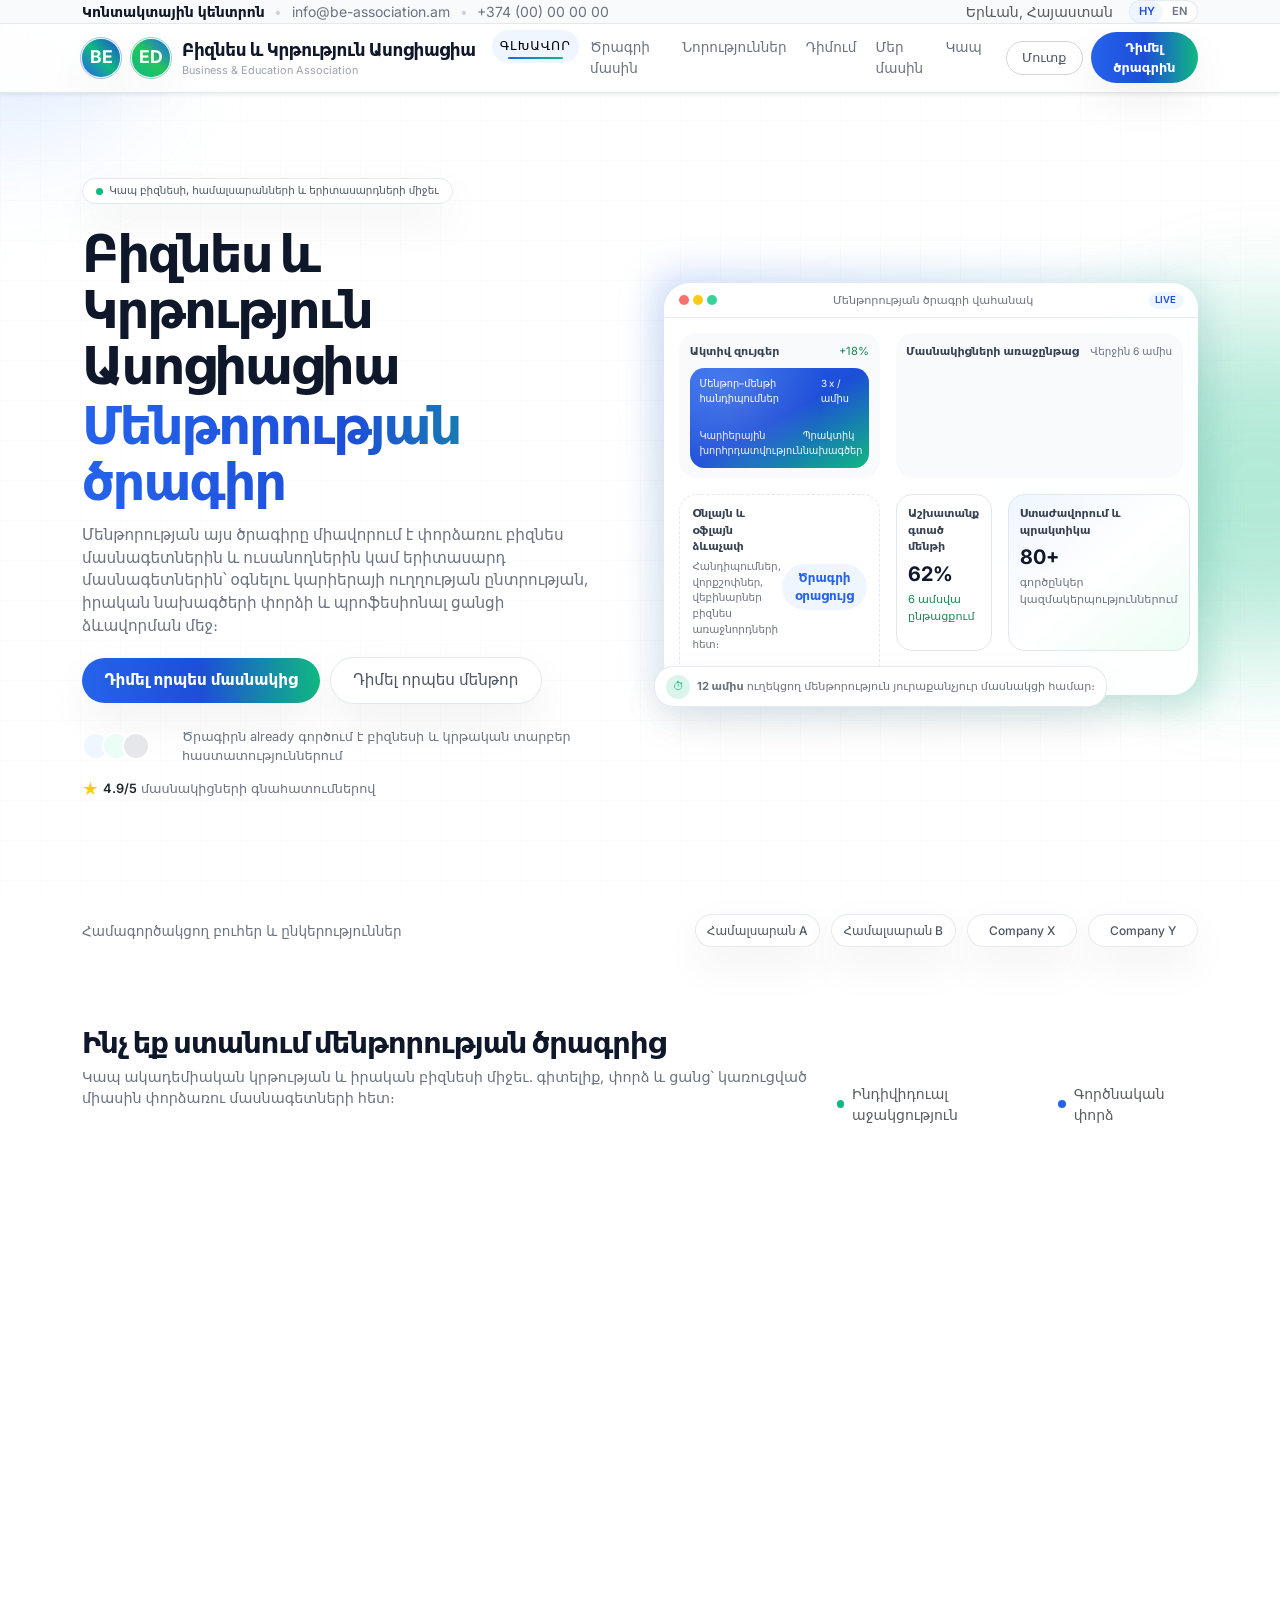
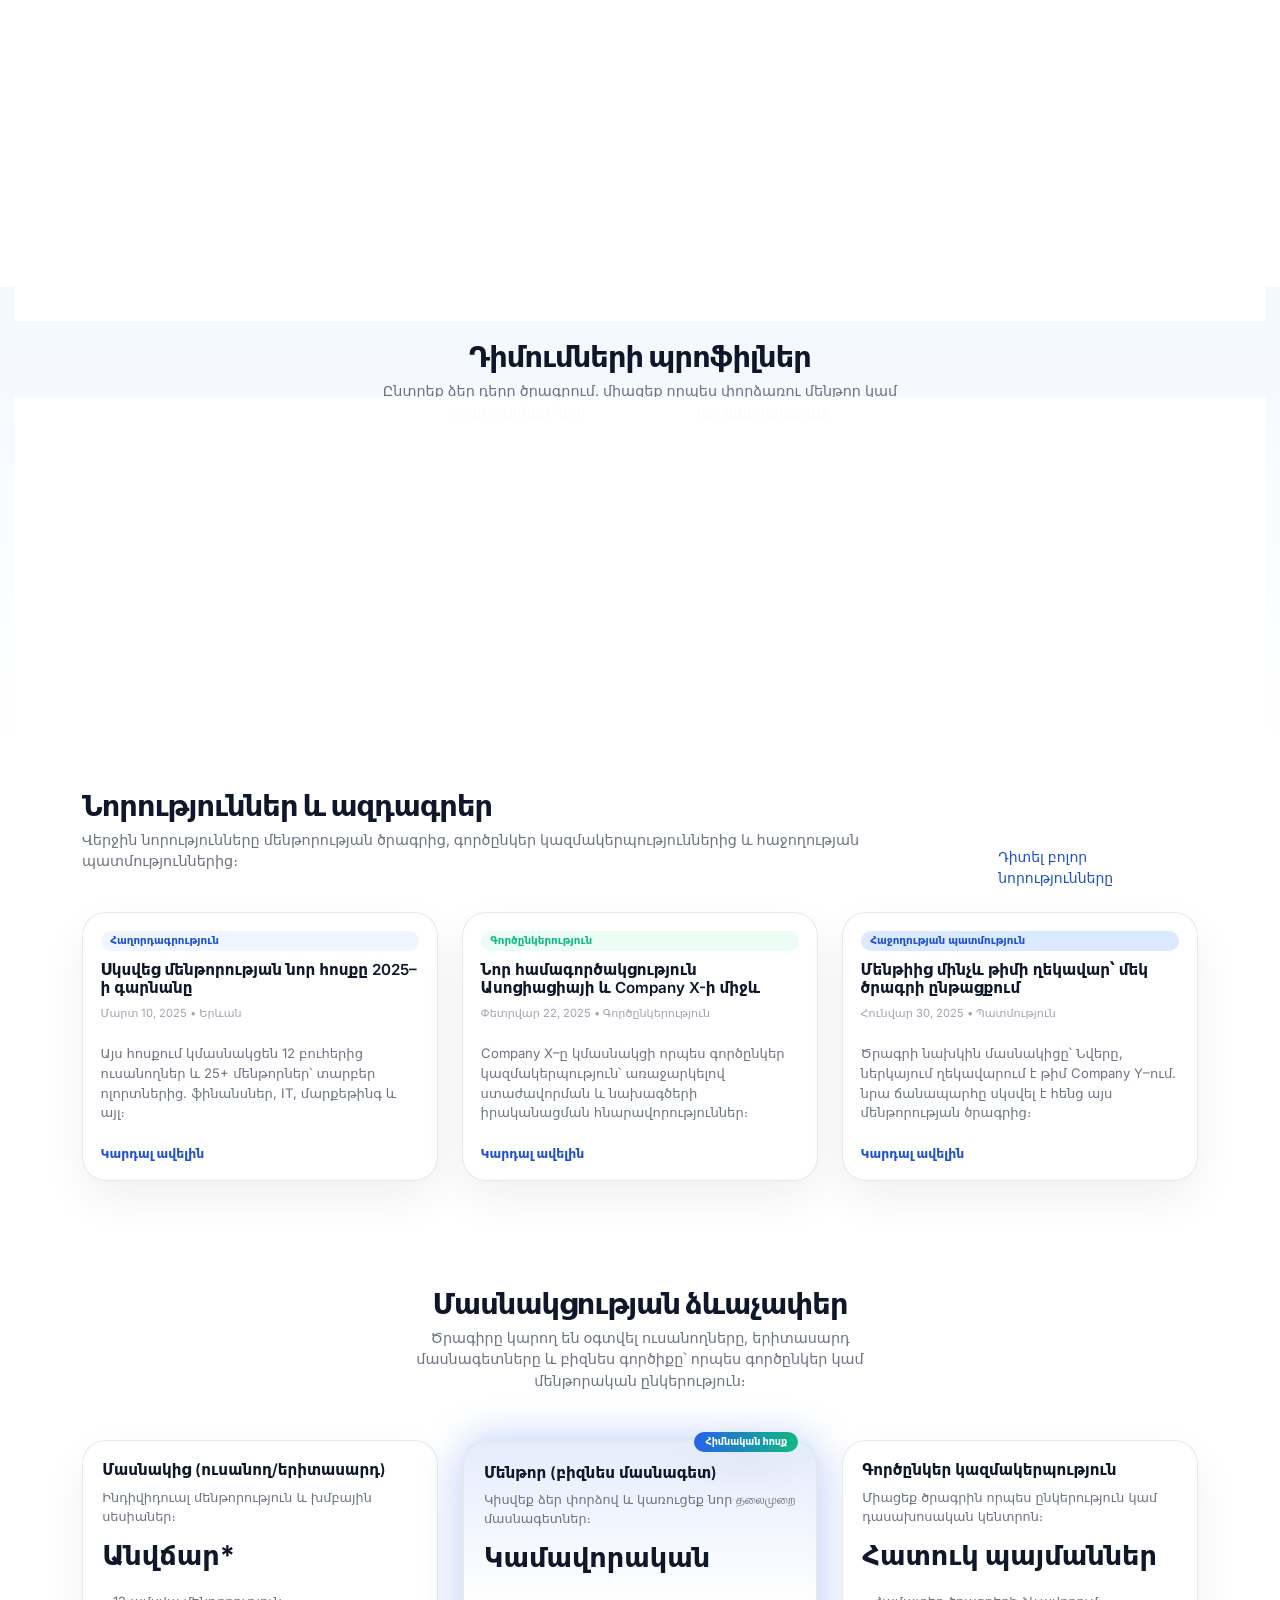
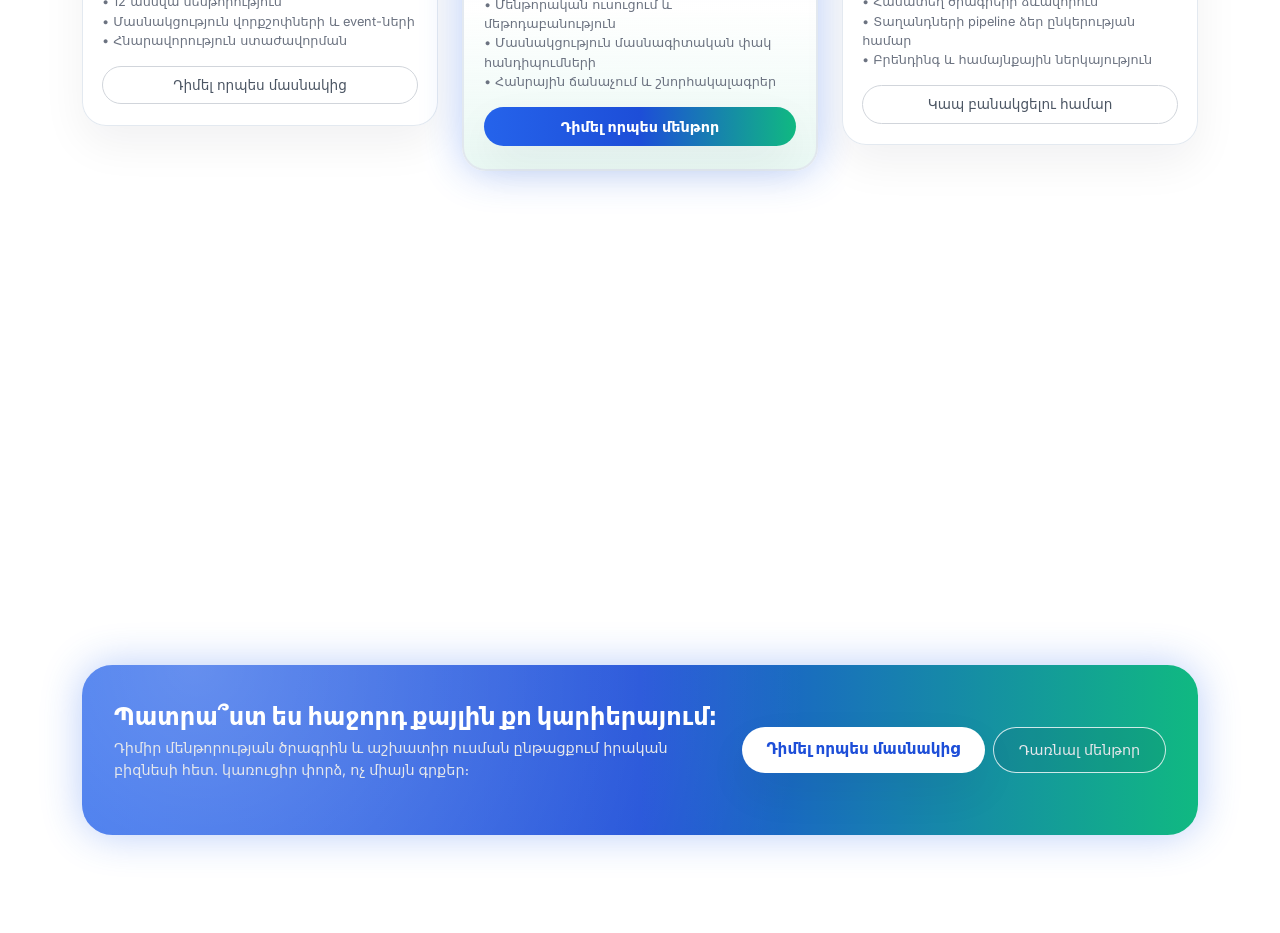
<file: index.html>
<!DOCTYPE html>
<html lang="hy">
<head>
  <meta charset="UTF-8" />
  <title>Բիզնես և Կրթություն Ասոցիացիա — Մենթորության ծրագիր</title>
  <meta name="viewport" content="width=device-width, initial-scale=1" />
  <meta
    name="description"
    content="Բիզնես և Կրթություն Ասոցիացիայի մենթորության ծրագիր՝ ուսանողների և երիտասարդ մասնագետների համար։"
  />

  <!-- Fonts -->
  <link rel="preconnect" href="https://fonts.googleapis.com">
  <link rel="preconnect" href="https://fonts.gstatic.com" crossorigin>
  <link
    href="https://fonts.googleapis.com/css2?family=Inter:wght@300;400;500;600;700;800&display=swap"
    rel="stylesheet"
  >

  <!-- Bootstrap 5 -->
  <link
    href="https://cdn.jsdelivr.net/npm/bootstrap@5.3.3/dist/css/bootstrap.min.css"
    rel="stylesheet"
  >

  <!-- Custom CSS -->
  <link rel="stylesheet" href="./assets/css/style.css" />
</head>
<body class="nf-body">

  <!-- Background layers -->
  <div class="nf-bg">
    <div class="nf-bg-blobs"></div>
    <div class="nf-bg-grid"></div>
  </div>

  <!-- HEADER -->
  <header class="nf-header shadow-sm">
    <div class="nf-topbar">
      <div class="container-lg d-flex flex-column flex-md-row align-items-md-center justify-content-between gap-1">
        <div class="nf-topbar-left small">
          <span class="nf-topbar-label">Կոնտակտային կենտրոն</span>
          <span class="nf-topbar-sep">•</span>
          <span>info@be-association.am</span>
          <span class="nf-topbar-sep">•</span>
          <span>+374 (00) 00 00 00</span>
        </div>
        <div class="nf-topbar-right small d-flex align-items-center gap-3">
          <span class="text-muted">Երևան, Հայաստան</span>
          <span class="nf-lang-switch">
            <button type="button" class="nf-lang-btn nf-lang-btn-active">HY</button>
            <button type="button" class="nf-lang-btn">EN</button>
          </span>
        </div>
      </div>
    </div>

    <nav class="navbar navbar-expand-md nf-navbar">
      <div class="container-lg">
        <a href="index.html#hero" class="navbar-brand d-flex align-items-center gap-2 nf-logo-link">
          <div class="nf-logo-wrapper">
            <div class="nf-logo-circle d-flex align-items-center justify-content-center">
              <span class="nf-logo-text">BE</span>
            </div>
            <span class="nf-logo-glow"></span>
          </div>

          <div class="nf-logo-wrapper nf-logo-wrapper-secondary">
            <div class="nf-logo-circle nf-logo-circle-secondary d-flex align-items-center justify-content-center">
              <span class="nf-logo-text">ED</span>
            </div>
            <span class="nf-logo-glow nf-logo-glow-secondary"></span>
          </div>

          <div class="d-flex flex-column ms-1">
            <span class="nf-logo-title">Բիզնես և Կրթություն Ասոցիացիա</span>
            <span class="nf-logo-subtitle">Business &amp; Education Association</span>
          </div>
        </a>

        <button
          class="navbar-toggler nf-navbar-toggler"
          type="button"
          aria-label="Toggle navigation"
          id="mobile-menu-toggle"
        >
          <span class="nf-burger-line"></span>
          <span class="nf-burger-line"></span>
          <span class="nf-burger-line"></span>
        </button>

        <div class="collapse navbar-collapse" id="nf-navbar">
          <ul class="navbar-nav ms-auto mb-2 mb-md-0 nf-nav-list">
            <li class="nav-item">
              <a class="nav-link nf-nav-link nf-nav-link-main active" href="#hero">Գլխավոր</a>
            </li>
            <li class="nav-item">
              <a class="nav-link nf-nav-link" href="#program">Ծրագրի մասին</a>
            </li>
            <li class="nav-item">
              <a class="nav-link nf-nav-link" href="#news">Նորություններ</a>
            </li>
            <li class="nav-item">
              <a class="nav-link nf-nav-link" href="#apply">Դիմում</a>
            </li>
            <li class="nav-item">
              <a class="nav-link nf-nav-link" href="about.html">Մեր մասին</a>
            </li>
            <li class="nav-item">
              <a class="nav-link nf-nav-link" href="contact.html">Կապ</a>
            </li>
          </ul>

          <div class="d-none d-md-flex align-items-center gap-2 ms-3">
            <button class="btn nf-btn-outline nf-btn-sm">Մուտք</button>
            <a href="#apply" class="btn nf-btn-primary nf-btn-sm">
              Դիմել ծրագրին
            </a>
          </div>
        </div>
      </div>

      <div class="nf-mobile-cta d-md-none" id="nf-mobile-cta">
        <button class="btn w-100 mb-2 nf-btn-outline nf-btn-sm">Մուտք</button>
        <a href="#apply" class="btn w-100 nf-btn-primary nf-btn-sm">Դիմել ծրագրին</a>
      </div>
    </nav>
  </header>

  <main>
    <!-- HERO -->
    <section id="hero" class="nf-section nf-hero">
      <div class="container-lg">
        <div class="row align-items-center g-5">
          <div class="col-lg-6">
            <div class="nf-badge nf-animate" data-animate="fade-up">
              <span class="nf-badge-dot"></span>
              <span>Կապ բիզնեսի, համալսարանների և երիտասարդների միջեւ</span>
            </div>

            <h1 class="nf-hero-title nf-animate" data-animate="fade-up">
              Բիզնես և Կրթություն Ասոցիացիա
              <span class="nf-gradient-text">Մենթորության ծրագիր</span>
            </h1>

            <p class="nf-hero-subtitle nf-animate" data-animate="fade-up">
              Մենթորության այս ծրագիրը միավորում է փորձառու բիզնես մասնագետներին և
              ուսանողներին կամ երիտասարդ մասնագետներին՝ օգնելու կարիերայի ուղղության
              ընտրության, իրական նախագծերի փորձի և պրոֆեսիոնալ ցանցի ձևավորման մեջ։
            </p>

            <div class="nf-hero-actions nf-animate" data-animate="fade-up">
              <a href="#apply" class="btn nf-btn-primary nf-btn-lg">
                Դիմել որպես մասնակից
              </a>
              <button class="btn nf-btn-ghost nf-btn-lg">
                Դիմել որպես մենթոր
              </button>
            </div>

            <div class="nf-hero-meta nf-animate" data-animate="fade-up">
              <div class="d-flex align-items-center gap-3">
                <div class="nf-avatar-stack">
                  <div class="nf-avatar-circle nf-avatar-1"></div>
                  <div class="nf-avatar-circle nf-avatar-2"></div>
                  <div class="nf-avatar-circle nf-avatar-3"></div>
                </div>
                <span>Ծրագիրն already գործում է բիզնեսի և կրթական տարբեր հաստատություններում</span>
              </div>
              <div class="d-flex align-items-center gap-1">
                <span class="nf-star">★</span>
                <span class="fw-semibold text-dark">4.9/5</span>
                <span>մասնակիցների գնահատումներով</span>
              </div>
            </div>
          </div>

          <div class="col-lg-6">
            <div class="nf-hero-mockup-wrapper nf-animate" data-animate="fade-left">
              <div class="nf-hero-mockup">
                <div class="nf-window-top d-flex align-items-center justify-content-between">
                  <div class="d-flex align-items-center gap-1">
                    <span class="nf-dot nf-dot-red"></span>
                    <span class="nf-dot nf-dot-yellow"></span>
                    <span class="nf-dot nf-dot-green"></span>
                  </div>
                  <span class="nf-window-title">Մենթորության ծրագրի վահանակ</span>
                  <span class="nf-window-pill">LIVE</span>
                </div>

                <div class="nf-window-body">
                  <div class="row g-3">
                    <div class="col-5">
                      <div class="nf-card-soft mb-3">
                        <div class="d-flex justify-content-between align-items-center mb-2">
                          <span class="nf-card-title">Ակտիվ զույգեր</span>
                          <span class="nf-card-chip text-success">+18%</span>
                        </div>
                        <div class="nf-focus-chart">
                          <div class="nf-focus-blob"></div>
                          <div class="nf-focus-content">
                            <div class="d-flex justify-content-between small">
                              <span>Մենթոր–մենթի հանդիպումներ</span>
                              <span>3 x / ամիս</span>
                            </div>
                            <div class="d-flex justify-content-between small nf-focus-meta">
                              <span>Կարիերային խորհրդատվություն</span>
                              <span>Պրակտիկ նախագծեր</span>
                            </div>
                          </div>
                        </div>
                      </div>

                      <div class="nf-card-dashed">
                        <div>
                          <p class="nf-card-title mb-1">Օնլայն և օֆլայն ձևաչափ</p>
                          <p class="nf-card-text">Հանդիպումներ, վորքշոփներ, վեբինարներ բիզնես առաջնորդների հետ։</p>
                        </div>
                        <button class="btn btn-sm nf-btn-pill">
                          Ծրագրի օրացույց
                        </button>
                      </div>
                    </div>

                    <div class="col-7 d-flex flex-column gap-3">
                      <div class="nf-card-soft">
                        <div class="d-flex justify-content-between align-items-center mb-2">
                          <span class="nf-card-title">Մասնակիցների առաջընթաց</span>
                          <span class="nf-card-text">Վերջին 6 ամիս</span>
                        </div>
                        <div class="nf-bar-chart">
                          <div class="nf-bar nf-bar-1 nf-float"></div>
                          <div class="nf-bar nf-bar-2 nf-float" style="animation-delay:.2s"></div>
                          <div class="nf-bar nf-bar-3 nf-float" style="animation-delay:.4s"></div>
                          <div class="nf-bar nf-bar-4 nf-float" style="animation-delay:.6s"></div>
                          <div class="nf-bar nf-bar-5 nf-float" style="animation-delay:.8s"></div>
                        </div>
                      </div>

                      <div class="d-flex gap-3">
                        <div class="nf-stat-card flex-fill">
                          <p class="nf-card-title mb-1">Աշխատանք գտած մենթի</p>
                          <p class="nf-stat-value">62%</p>
                          <p class="nf-stat-meta text-success">6 ամսվա ընթացքում</p>
                        </div>
                        <div class="nf-stat-card nf-stat-card-alt flex-fill">
                          <p class="nf-card-title mb-1">Ստաժավորում և պրակտիկա</p>
                          <p class="nf-stat-value">80+</p>
                          <p class="nf-stat-meta">գործընկեր կազմակերպություններում</p>
                        </div>
                      </div>
                    </div>
                  </div>
                </div>
              </div>

              <div class="nf-floating-badge nf-animate" data-animate="fade-up">
                <div class="nf-floating-icon">⏱</div>
                <span><strong>12 ամիս</strong> ուղեկցող մենթորություն յուրաքանչյուր մասնակցի համար։</span>
              </div>
            </div>
          </div>
        </div>
      </div>
    </section>

    <!-- PARTNERS -->
    <section class="nf-section nf-partners">
      <div class="container-lg">
        <div class="d-flex flex-column flex-md-row align-items-center justify-content-between gap-3 nf-animate" data-animate="fade-up">
          <div class="nf-partners-label">
            Համագործակցող բուհեր և ընկերություններ
          </div>
          <div class="nf-partners-logos">
            <div class="nf-partner-logo">Համալսարան A</div>
            <div class="nf-partner-logo">Համալսարան B</div>
            <div class="nf-partner-logo">Company X</div>
            <div class="nf-partner-logo">Company Y</div>
          </div>
        </div>
      </div>
    </section>

    <!-- PROGRAM -->
    <section id="program" class="nf-section">
      <div class="container-lg">
        <div class="row align-items-end mb-4 mb-md-5 g-3">
          <div class="col-md-8 nf-animate" data-animate="fade-up">
            <h2 class="nf-section-title">
              Ինչ եք ստանում մենթորության ծրագրից
            </h2>
            <p class="nf-section-subtitle">
              Կապ ակադեմիական կրթության և իրական բիզնեսի միջեւ․ գիտելիք, փորձ և ցանց՝ կառուցված միասին փորձառու մասնագետների հետ։
            </p>
          </div>
          <div class="col-md-4 d-flex justify-content-md-end gap-3 small nf-animate" data-animate="fade-left">
            <div class="d-flex align-items-center gap-2 text-muted">
              <span class="nf-dot-pill nf-dot-accent"></span>
              <span>Ինդիվիդուալ աջակցություն</span>
            </div>
            <div class="d-flex align-items-center gap-2 text-muted">
              <span class="nf-dot-pill nf-dot-primary"></span>
              <span>Գործնական փորձ</span>
            </div>
          </div>
        </div>

        <div class="row g-4">
          <div class="col-md-4 nf-animate" data-animate="fade-up">
            <article class="nf-feature-card">
              <div class="nf-feature-icon">
                🎯
              </div>
              <h3 class="nf-feature-title">Կարիերային ուղղություն</h3>
              <p class="nf-feature-text">
                Միասին մենթորի հետ ձևակերպում եք նպատակները, ընտրում ոլորտը և կառուցում անհատական զարգացման պլան։
              </p>
              <ul class="nf-feature-list">
                <li>Մասնագիտական ուղղության հստակեցում</li>
                <li>CV և LinkedIn խորհրդատվություն</li>
                <li>Ինտերվյուի նախապատրաստում</li>
              </ul>
            </article>
          </div>

          <div class="col-md-4 nf-animate" data-animate="fade-up">
            <article class="nf-feature-card">
              <div class="nf-feature-icon nf-feature-icon-green">
                📚
              </div>
              <h3 class="nf-feature-title">Գործնական նախագծեր</h3>
              <p class="nf-feature-text">
                Իրական բիզնես խնդիրներ, թիմային աշխատանք, պրեզենտացիաներ և ֆիդբեք բիզնեսի ներկայացուցիչներից։
              </p>
              <ul class="nf-feature-list">
                <li>Թեմատիկ վորքշոփներ</li>
                <li>Case study–ներ ընկերություններից</li>
                <li>Համատեղ նախագծեր մենթորների հետ</li>
              </ul>
            </article>
          </div>

          <div class="col-md-4 nf-animate" data-animate="fade-up">
            <article class="nf-feature-card">
              <div class="nf-feature-icon nf-feature-icon-blue">
                🤝
              </div>
              <h3 class="nf-feature-title">Մասնագիտական ցանց</h3>
              <p class="nf-feature-text">
                Հանդիպումներ գործատուների, HR մասնագետների և ոլորտային առաջնորդների հետ։
              </p>
              <ul class="nf-feature-list">
                <li>Networking event-ներ</li>
                <li>Գործընկեր ընկերությունների ներկայացումներ</li>
                <li>Հնարավորություն ստաժավորման և աշխատանքի</li>
              </ul>
            </article>
          </div>
        </div>
      </div>
    </section>

    <!-- HOW IT WORKS -->
    <section id="how-it-works" class="nf-section">
      <div class="container-lg">
        <div class="nf-glass-block nf-animate" data-animate="fade-up">
          <div class="row g-4">
            <div class="col-md-4">
              <h2 class="nf-section-title mb-2">Ինչպես է աշխատում ծրագիրը</h2>
              <p class="nf-section-subtitle">
                Հստակ կառուցվածք՝ չափելի արդյունքներով․ դիմում, զույգավորում, հանդիպումներ, նախագծեր և արդյունքների գնահատում։
              </p>
            </div>
            <div class="col-md-8">
              <div class="row g-4 small">
                <div class="col-md-4 nf-animate" data-animate="fade-up">
                  <div class="nf-step-badge">1</div>
                  <h3 class="nf-step-title">Դիմում և ընտրություն</h3>
                  <p class="nf-step-text">
                    Լրացնում եք դիմումը, պատմում հետաքրքրությունների ու նպատակների մասին․ ընտրության հանձնաժողովը հաստատում է մասնակցությունը։
                  </p>
                </div>
                <div class="col-md-4 nf-animate" data-animate="fade-up">
                  <div class="nf-step-badge">2</div>
                  <h3 class="nf-step-title">Մենթորի հետ զույգավորում</h3>
                  <p class="nf-step-text">
                    Ասոցիացիան ընտրում է համապատասխան մենթոր՝ ոլորտի, փորձի և ձեր նպատակների հիման վրա։
                  </p>
                </div>
                <div class="col-md-4 nf-animate" data-animate="fade-up">
                  <div class="nf-step-badge">3</div>
                  <h3 class="nf-step-title">Հանդիպումներ և նախագծեր</h3>
                  <p class="nf-step-text">
                    Պարբերական հանդիպումներ, ամփոփիչ նախագիծ և արդյունքների ներկայացում բիզնեսի ու կրթական գործընկերների մասնակցությամբ։
                  </p>
                </div>
              </div>
            </div>
          </div>
        </div>
      </div>
    </section>

    <!-- APPLY (Mentor / Mentee) -->
    <section id="apply" class="nf-section nf-apply-section">
      <div class="container-lg">
        <div class="text-center mb-4 nf-animate" data-animate="fade-up">
          <h2 class="nf-section-title">Դիմումների պրոֆիլներ</h2>
          <p class="nf-section-subtitle mx-auto" style="max-width: 520px;">
            Ընտրեք ձեր դերը ծրագրում․ միացեք որպես փորձառու մենթոր կամ որպես մենթի՝ նոր քայլի համար ձեր կարիերայում։
          </p>
        </div>
        <div class="row g-4">
          <div class="col-md-6 nf-animate" data-animate="fade-up">
            <article class="nf-apply-card nf-apply-card-mentor">
              <div class="nf-apply-icon">👨‍🏫</div>
              <h3 class="nf-apply-title">Մենթոր Պրոֆիլ դիմում</h3>
              <p class="nf-apply-text">
                Եթե բիզնեսում կամ կրթական ոլորտում ունեք փորձ և ցանկանում եք աջակցել նոր սերնդին՝ դիմեք որպես մենթոր։
              </p>
              <a href="contact.html" class="btn nf-btn-primary w-100">
                Բացել Մենթոր Պրոֆիլ դիմում
              </a>
            </article>
          </div>

          <div class="col-md-6 nf-animate" data-animate="fade-up">
            <article class="nf-apply-card nf-apply-card-mentee">
              <div class="nf-apply-icon">🧑‍🎓</div>
              <h3 class="nf-apply-title">Mentee Պրոֆիլ դիմում</h3>
              <p class="nf-apply-text">
                Եթե ուսանող կամ երիտասարդ մասնագետ եք և ցանկանում եք մենթոր ունենալ ձեր ոլորտում՝ լրացրեք mentee-ի դիմումը։
              </p>
              <a href="contact.html" class="btn nf-btn-outline w-100">
                Բացել Mentee Պրոֆիլ դիմում
              </a>
            </article>
          </div>
        </div>
      </div>
    </section>

    <!-- NEWS -->
    <section id="news" class="nf-section nf-news-section">
      <div class="container-lg">
        <div class="d-flex flex-column flex-md-row align-items-md-end justify-content-between gap-3 mb-4 nf-animate" data-animate="fade-up">
          <div>
            <h2 class="nf-section-title">Նորություններ և ազդագրեր</h2>
            <p class="nf-section-subtitle">
              Վերջին նորությունները մենթորության ծրագրից, գործընկեր կազմակերպություններից և հաջողության պատմություններից։
            </p>
          </div>
          <a href="#news" class="nf-news-all-link small">
            Դիտել բոլոր նորությունները
          </a>
        </div>

        <div class="row g-4">
          <div class="col-md-4 nf-animate" data-animate="fade-up">
            <article class="nf-news-card">
              <div class="nf-news-tag">Հաղորդագրություն</div>
              <h3 class="nf-news-title">Սկսվեց մենթորության նոր հոսքը 2025–ի գարնանը</h3>
              <p class="nf-news-meta">Մարտ 10, 2025 • Երևան</p>
              <p class="nf-news-text">
                Այս հոսքում կմասնակցեն 12 բուհերից ուսանողներ և 25+ մենթորներ՝ տարբեր ոլորտներից․ ֆինանսներ, IT, մարքեթինգ և այլ։
              </p>
              <button class="nf-news-link">
                Կարդալ ավելին
              </button>
            </article>
          </div>

          <div class="col-md-4 nf-animate" data-animate="fade-up">
            <article class="nf-news-card">
              <div class="nf-news-tag nf-news-tag-green">Գործընկերություն</div>
              <h3 class="nf-news-title">Նոր համագործակցություն Ասոցիացիայի և Company X-ի միջև</h3>
              <p class="nf-news-meta">Փետրվար 22, 2025 • Գործընկերություն</p>
              <p class="nf-news-text">
                Company X–ը կմասնակցի որպես գործընկեր կազմակերպություն՝ առաջարկելով ստաժավորման և նախագծերի իրականացման հնարավորություններ։
              </p>
              <button class="nf-news-link">
                Կարդալ ավելին
              </button>
            </article>
          </div>

          <div class="col-md-4 nf-animate" data-animate="fade-up">
            <article class="nf-news-card">
              <div class="nf-news-tag nf-news-tag-blue">Հաջողության պատմություն</div>
              <h3 class="nf-news-title">Մենթիից մինչև թիմի ղեկավար՝ մեկ ծրագրի ընթացքում</h3>
              <p class="nf-news-meta">Հունվար 30, 2025 • Պատմություն</p>
              <p class="nf-news-text">
                Ծրագրի նախկին մասնակիցը՝ Նվերը, ներկայում ղեկավարում է թիմ Company Y–ում․ նրա ճանապարհը սկսվել է հենց այս մենթորության ծրագրից։
              </p>
              <button class="nf-news-link">
                Կարդալ ավելին
              </button>
            </article>
          </div>
        </div>
      </div>
    </section>

    <!-- PRICING -->
    <section id="pricing" class="nf-section">
      <div class="container-lg">
        <div class="text-center mb-4 mb-md-5 nf-animate" data-animate="fade-up">
          <h2 class="nf-section-title">Մասնակցության ձևաչափեր</h2>
          <p class="nf-section-subtitle mx-auto" style="max-width: 520px;">
            Ծրագիրը կարող են օգտվել ուսանողները, երիտասարդ մասնագետները և բիզնես գործիքը՝
            որպես գործընկեր կամ մենթորական ընկերություն։
          </p>
        </div>

        <div class="row g-4">
          <div class="col-md-4 nf-animate" data-animate="fade-up">
            <article class="nf-pricing-card">
              <div>
                <h3 class="nf-pricing-name">Մասնակից (ուսանող/երիտասարդ)</h3>
                <p class="nf-pricing-desc">Ինդիվիդուալ մենթորություն և խմբային սեսիաներ։</p>
                <div class="d-flex align-items-baseline gap-1 mb-3">
                  <span class="nf-price-main">Անվճար*</span>
                </div>
                <ul class="nf-pricing-list">
                  <li>12 ամսվա մենթորություն</li>
                  <li>Մասնակցություն վորքշոփների և event-ների</li>
                  <li>Հնարավորություն ստաժավորման</li>
                </ul>
              </div>
              <button class="btn nf-btn-outline w-100 mt-3">
                Դիմել որպես մասնակից
              </button>
            </article>
          </div>

          <div class="col-md-4 nf-animate" data-animate="fade-up">
            <article class="nf-pricing-card nf-pricing-featured">
              <div class="nf-pricing-tag">Հիմնական հոսք</div>
              <div>
                <h3 class="nf-pricing-name">Մենթոր (բիզնես մասնագետ)</h3>
                <p class="nf-pricing-desc">Կիսվեք ձեր փորձով և կառուցեք նոր தலைமுறை մասնագետներ։</p>
                <div class="d-flex align-items-baseline gap-1 mb-3">
                  <span class="nf-price-main">Կամավորական</span>
                </div>
                <ul class="nf-pricing-list">
                  <li>Մենթորական ուսուցում և մեթոդաբանություն</li>
                  <li>Մասնակցություն մասնագիտական փակ հանդիպումների</li>
                  <li>Հանրային ճանաչում և շնորհակալագրեր</li>
                </ul>
              </div>
              <button class="btn nf-btn-primary w-100 mt-3">
                Դիմել որպես մենթոր
              </button>
            </article>
          </div>

          <div class="col-md-4 nf-animate" data-animate="fade-up">
            <article class="nf-pricing-card">
              <div>
                <h3 class="nf-pricing-name">Գործընկեր կազմակերպություն</h3>
                <p class="nf-pricing-desc">Միացեք ծրագրին որպես ընկերություն կամ դասախոսական կենտրոն։</p>
                <div class="d-flex align-items-baseline gap-1 mb-3">
                  <span class="nf-price-main">Հատուկ պայմաններ</span>
                </div>
                <ul class="nf-pricing-list">
                  <li>Համատեղ ծրագրերի ձևավորում</li>
                  <li>Տաղանդների pipeline ձեր ընկերության համար</li>
                  <li>Բրենդինգ և համայնքային ներկայություն</li>
                </ul>
              </div>
              <button class="btn nf-btn-outline w-100 mt-3">
                Կապ բանակցելու համար
              </button>
            </article>
          </div>
        </div>
      </div>
    </section>

    <!-- TESTIMONIALS -->
    <section id="testimonials" class="nf-section">
      <div class="container-lg">
        <div class="nf-glass-block nf-animate" data-animate="fade-up">
          <div class="row g-4">
            <div class="col-md-4">
              <h2 class="nf-section-title mb-2">Ինչ են ասում մենթորներն ու մասնակիցները</h2>
              <p class="nf-section-subtitle">
                Կարծիքներ այն մասին, թե ինչպես է մենթորության ծրագիրը փոխում մասնակիցների մտածողությունն ու կարիերայի ուղղությունը։
              </p>
            </div>
            <div class="col-md-8">
              <div class="row g-4">
                <div class="col-md-6 nf-animate" data-animate="fade-up">
                  <article class="nf-testimonial-card nf-testimonial-blue">
                    <p class="nf-testimonial-text">
                      «Մենթորության ընթացքում հասկացա, թե կոնկրետ ինչ ուղղությամբ եմ ուզում զարգանալ, և արդեն ունեմ առաջարկ ստաժավորման»։
                    </p>
                    <div class="d-flex justify-content-between align-items-center">
                      <div>
                        <p class="nf-testimonial-name">Նարինե Ա.</p>
                        <p class="nf-testimonial-role">Մասնակից, բիզնես կառավարման ուսանող</p>
                      </div>
                      <div class="nf-testimonial-metric">
                        <span class="fw-semibold text-dark">+1</span> աշխատանքի առաջարկ
                      </div>
                    </div>
                  </article>
                </div>
                <div class="col-md-6 nf-animate" data-animate="fade-up">
                  <article class="nf-testimonial-card nf-testimonial-green">
                    <p class="nf-testimonial-text">
                      «Որպես մենթոր, տեսնում եմ, թե ինչպես է երիտասարդի մեջ ձևավորվում վստահություն և պատասխանատվություն իրական նախագծերի միջոցով»։
                    </p>
                    <div class="d-flex justify-content-between align-items-center">
                      <div>
                        <p class="nf-testimonial-name">Արմեն Կ.</p>
                        <p class="nf-testimonial-role">Մենթոր, բիզնես խորհրդատու</p>
                      </div>
                      <div class="nf-testimonial-metric">
                        <span class="fw-semibold text-dark">15+</span> մենթի մեկ հոսքում
                      </div>
                    </div>
                  </article>
                </div>
              </div>
            </div>
          </div>
        </div>
      </div>
    </section>

    <!-- CTA -->
    <section class="nf-section pb-5">
      <div class="container-lg">
        <div class="nf-cta nf-animate" data-animate="fade-up">
          <div class="nf-cta-overlay"></div>
          <div class="row align-items-center g-4">
            <div class="col-md-7">
              <h2 class="nf-cta-title">Պատրա՞ստ ես հաջորդ քայլին քո կարիերայում։</h2>
              <p class="nf-cta-text">
                Դիմիր մենթորության ծրագրին և աշխատիր ուսման ընթացքում իրական բիզնեսի հետ․
                կառուցիր փորձ, ոչ միայն գրքեր։
              </p>
            </div>
            <div class="col-md-5 d-flex flex-column flex-sm-row gap-2 justify-content-md-end">
              <button class="btn nf-btn-light nf-btn-lg flex-fill">
                Դիմել որպես մասնակից
              </button>
              <button class="btn nf-btn-outline-light nf-btn-lg flex-fill">
                Դառնալ մենթոր
              </button>
            </div>
          </div>
        </div>
      </div>
    </section>
  </main>

  <!-- FOOTER -->
  <footer class="nf-footer">
    <div class="container-lg d-flex flex-column flex-md-row align-items-md-center justify-content-between gap-2">
      <div class="small text-muted">
        <span class="fw-semibold text-dark">Բիզնես և Կրթություն Ասոցիացիա</span>
        <span class="mx-1">•</span>
        <span>© <span id="year"></span> Բոլոր իրավունքները պաշտպանված են։</span>
      </div>
      <div class="small d-flex flex-wrap gap-3">
        <a href="about.html" class="nf-footer-link">Մեր մասին</a>
        <a href="contact.html" class="nf-footer-link">Կապ</a>
        <a href="#" class="nf-footer-link">Գաղտնիության քաղաքականություն</a>
      </div>
    </div>
  </footer>

  <script src="https://cdn.jsdelivr.net/npm/bootstrap@5.3.3/dist/js/bootstrap.bundle.min.js"></script>
  <script type="module" src="./assets/js/app.js"></script>
</body>
</html>
</file>
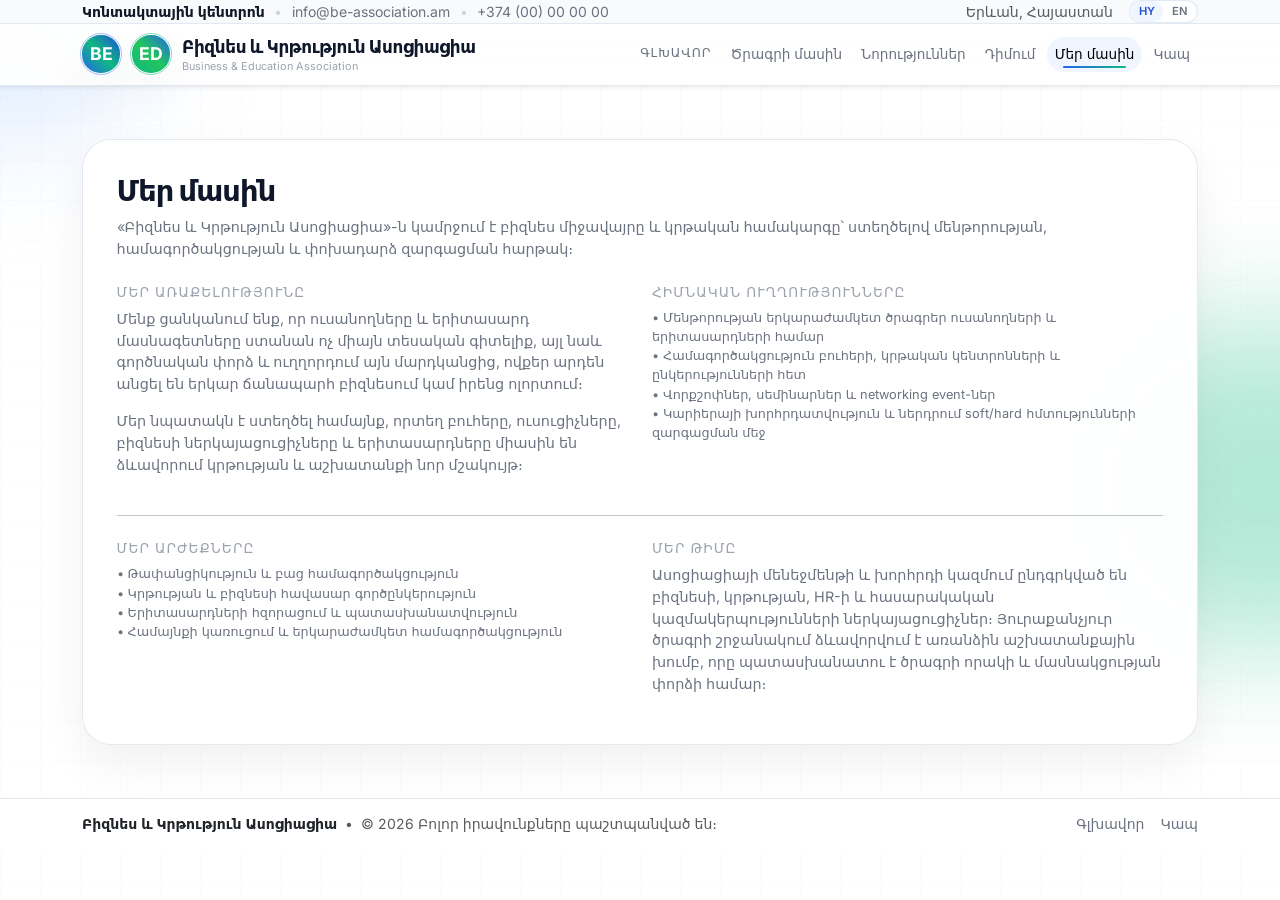
<file: about.html>
<!DOCTYPE html>
<html lang="hy">
<head>
  <meta charset="UTF-8" />
  <title>Մեր մասին — Բիզնես և Կրթություն Ասոցիացիա</title>
  <meta name="viewport" content="width=device-width, initial-scale=1" />

  <link rel="preconnect" href="https://fonts.googleapis.com">
  <link rel="preconnect" href="https://fonts.gstatic.com" crossorigin>
  <link
    href="https://fonts.googleapis.com/css2?family=Inter:wght@300;400;500;600;700;800&display=swap"
    rel="stylesheet"
  >
  <link
    href="https://cdn.jsdelivr.net/npm/bootstrap@5.3.3/dist/css/bootstrap.min.css"
    rel="stylesheet"
  >
  <link rel="stylesheet" href="../assets/css/style.css" />
</head>
<body class="nf-body">

  <div class="nf-bg">
    <div class="nf-bg-blobs"></div>
    <div class="nf-bg-grid"></div>
  </div>

  <header class="nf-header shadow-sm">
    <div class="nf-topbar">
      <div class="container-lg d-flex flex-column flex-md-row align-items-md-center justify-content-between gap-1">
        <div class="nf-topbar-left small">
          <span class="nf-topbar-label">Կոնտակտային կենտրոն</span>
          <span class="nf-topbar-sep">•</span>
          <span>info@be-association.am</span>
          <span class="nf-topbar-sep">•</span>
          <span>+374 (00) 00 00 00</span>
        </div>
        <div class="nf-topbar-right small d-flex align-items-center gap-3">
          <span class="text-muted">Երևան, Հայաստան</span>
          <span class="nf-lang-switch">
            <button type="button" class="nf-lang-btn nf-lang-btn-active">HY</button>
            <button type="button" class="nf-lang-btn">EN</button>
          </span>
        </div>
      </div>
    </div>

    <nav class="navbar navbar-expand-md nf-navbar">
      <div class="container-lg">
        <a href="index.html#hero" class="navbar-brand d-flex align-items-center gap-2 nf-logo-link">
          <div class="nf-logo-wrapper">
            <div class="nf-logo-circle d-flex align-items-center justify-content-center">
              <span class="nf-logo-text">BE</span>
            </div>
            <span class="nf-logo-glow"></span>
          </div>
          <div class="nf-logo-wrapper nf-logo-wrapper-secondary">
            <div class="nf-logo-circle nf-logo-circle-secondary d-flex align-items-center justify-content-center">
              <span class="nf-logo-text">ED</span>
            </div>
            <span class="nf-logo-glow nf-logo-glow-secondary"></span>
          </div>
          <div class="d-flex flex-column ms-1">
            <span class="nf-logo-title">Բիզնես և Կրթություն Ասոցիացիա</span>
            <span class="nf-logo-subtitle">Business &amp; Education Association</span>
          </div>
        </a>

        <button
          class="navbar-toggler nf-navbar-toggler"
          type="button"
          aria-label="Toggle navigation"
          id="mobile-menu-toggle"
        >
          <span class="nf-burger-line"></span>
          <span class="nf-burger-line"></span>
          <span class="nf-burger-line"></span>
        </button>

        <div class="collapse navbar-collapse" id="nf-navbar">
          <ul class="navbar-nav ms-auto mb-2 mb-md-0 nf-nav-list">
            <li class="nav-item">
              <a class="nav-link nf-nav-link nf-nav-link-main" href="index.html#hero">Գլխավոր</a>
            </li>
            <li class="nav-item">
              <a class="nav-link nf-nav-link" href="index.html#program">Ծրագրի մասին</a>
            </li>
            <li class="nav-item">
              <a class="nav-link nf-nav-link" href="index.html#news">Նորություններ</a>
            </li>
            <li class="nav-item">
              <a class="nav-link nf-nav-link" href="index.html#apply">Դիմում</a>
            </li>
            <li class="nav-item">
              <a class="nav-link nf-nav-link active" aria-current="page" href="about.html">Մեր մասին</a>
            </li>
            <li class="nav-item">
              <a class="nav-link nf-nav-link" href="contact.html">Կապ</a>
            </li>
          </ul>
        </div>
      </div>

      <div class="nf-mobile-cta d-md-none" id="nf-mobile-cta">
        <a href="index.html#apply" class="btn w-100 nf-btn-primary nf-btn-sm">Դիմել ծրագրին</a>
      </div>
    </nav>
  </header>

  <main>
    <section class="nf-section">
      <div class="container-lg">
        <div class="nf-glass-block nf-animate" data-animate="fade-up">
          <h1 class="nf-section-title mb-2">Մեր մասին</h1>
          <p class="nf-section-subtitle mb-4">
            «Բիզնես և Կրթություն Ասոցիացիա»-ն կամրջում է բիզնես միջավայրը և կրթական համակարգը՝
            ստեղծելով մենթորության, համագործակցության և փոխադարձ զարգացման հարթակ։
          </p>

          <div class="row g-4">
            <div class="col-md-6">
              <h2 class="nf-subheading">Մեր առաքելությունը</h2>
              <p class="nf-section-subtitle">
                Մենք ցանկանում ենք, որ ուսանողները և երիտասարդ մասնագետները ստանան ոչ միայն
                տեսական գիտելիք, այլ նաև գործնական փորձ և ուղղորդում այն մարդկանցից, ովքեր
                արդեն անցել են երկար ճանապարհ բիզնեսում կամ իրենց ոլորտում։
              </p>
              <p class="nf-section-subtitle">
                Մեր նպատակն է ստեղծել համայնք, որտեղ բուհերը, ուսուցիչները, բիզնեսի
                ներկայացուցիչները և երիտասարդները միասին են ձևավորում կրթության և աշխատանքի
                նոր մշակույթ։
              </p>
            </div>
            <div class="col-md-6">
              <h2 class="nf-subheading">Հիմնական ուղղությունները</h2>
              <ul class="nf-pricing-list">
                <li>Մենթորության երկարաժամկետ ծրագրեր ուսանողների և երիտասարդների համար</li>
                <li>Համագործակցություն բուհերի, կրթական կենտրոնների և ընկերությունների հետ</li>
                <li>Վորքշոփներ, սեմինարներ և networking event-ներ</li>
                <li>Կարիերայի խորհրդատվություն և ներդրում soft/hard հմտությունների զարգացման մեջ</li>
              </ul>
            </div>
          </div>

          <hr class="my-4">

          <div class="row g-4">
            <div class="col-md-6">
              <h2 class="nf-subheading">Մեր արժեքները</h2>
              <ul class="nf-pricing-list">
                <li>Թափանցիկություն և բաց համագործակցություն</li>
                <li>Կրթության և բիզնեսի հավասար գործընկերություն</li>
                <li>Երիտասարդների հզորացում և պատասխանատվություն</li>
                <li>Համայնքի կառուցում և երկարաժամկետ համագործակցություն</li>
              </ul>
            </div>
            <div class="col-md-6">
              <h2 class="nf-subheading">Մեր թիմը</h2>
              <p class="nf-section-subtitle">
                Ասոցիացիայի մենեջմենթի և խորհրդի կազմում ընդգրկված են բիզնեսի, կրթության,
                HR-ի և հասարակական կազմակերպությունների ներկայացուցիչներ։ Յուրաքանչյուր
                ծրագրի շրջանակում ձևավորվում է առանձին աշխատանքային խումբ, որը պատասխանատու է
                ծրագրի որակի և մասնակցության փորձի համար։
              </p>
            </div>
          </div>
        </div>
      </div>
    </section>
  </main>

  <footer class="nf-footer">
    <div class="container-lg d-flex flex-column flex-md-row align-items-md-center justify-content-between gap-2">
      <div class="small text-muted">
        <span class="fw-semibold text-dark">Բիզնես և Կրթություն Ասոցիացիա</span>
        <span class="mx-1">•</span>
        <span>© <span id="year"></span> Բոլոր իրավունքները պաշտպանված են։</span>
      </div>
      <div class="small d-flex flex-wrap gap-3">
        <a href="index.html" class="nf-footer-link">Գլխավոր</a>
        <a href="contact.html" class="nf-footer-link">Կապ</a>
      </div>
    </div>
  </footer>

  <script src="https://cdn.jsdelivr.net/npm/bootstrap@5.3.3/dist/js/bootstrap.bundle.min.js"></script>
  <script type="module" src="../assets/js/app.js"></script>
</body>
</html>
</file>
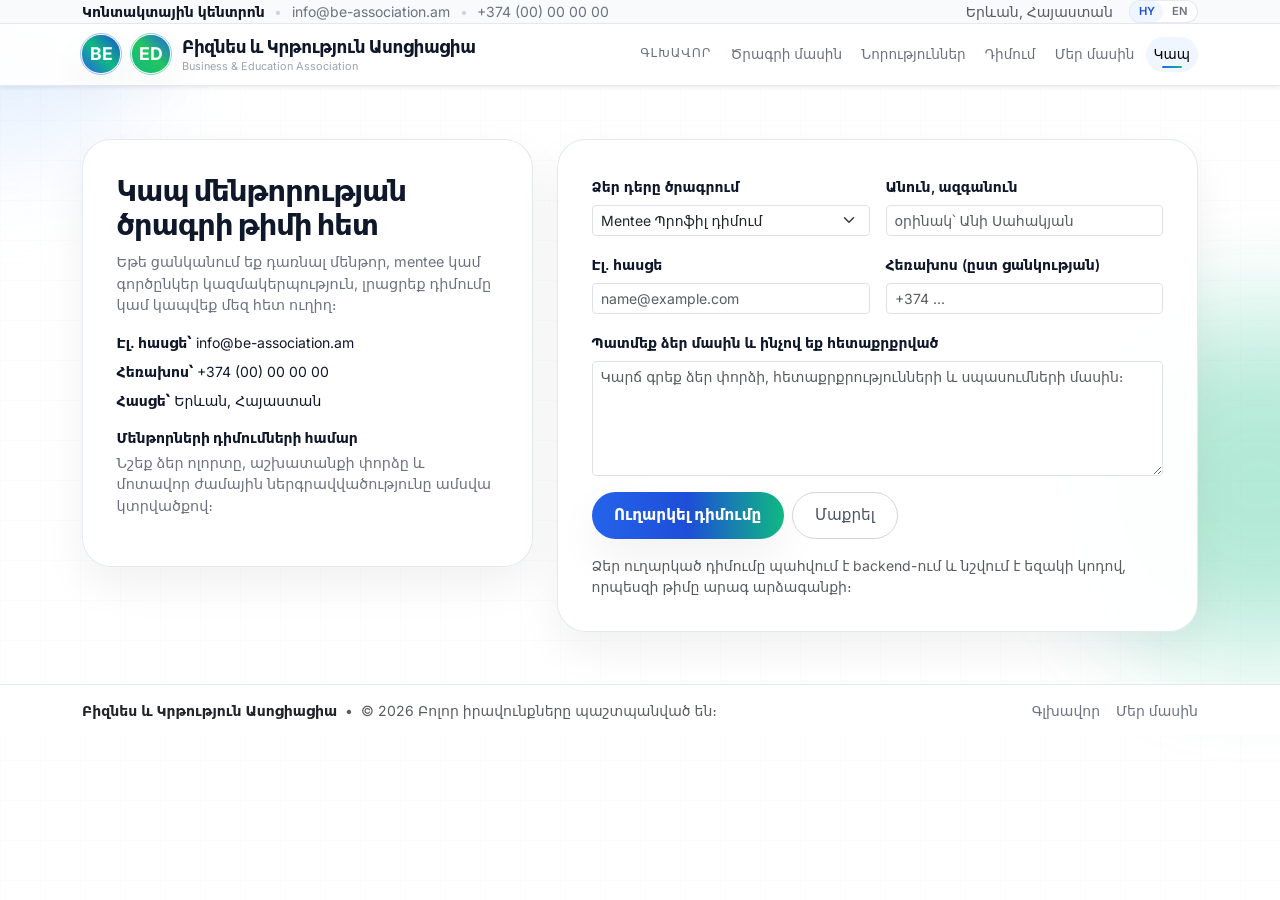
<file: contact.html>
<!DOCTYPE html>
<html lang="hy">
<head>
  <meta charset="UTF-8" />
  <title>Կապ — Բիզնես և Կրթություն Ասոցիացիա</title>
  <meta name="viewport" content="width=device-width, initial-scale=1" />

  <link rel="preconnect" href="https://fonts.googleapis.com">
  <link rel="preconnect" href="https://fonts.gstatic.com" crossorigin>
  <link
    href="https://fonts.googleapis.com/css2?family=Inter:wght@300;400;500;600;700;800&display=swap"
    rel="stylesheet"
  >
  <link
    href="https://cdn.jsdelivr.net/npm/bootstrap@5.3.3/dist/css/bootstrap.min.css"
    rel="stylesheet"
  >
  <link rel="stylesheet" href="../assets/css/style.css" />
</head>
<body class="nf-body">

  <div class="nf-bg">
    <div class="nf-bg-blobs"></div>
    <div class="nf-bg-grid"></div>
  </div>

  <header class="nf-header shadow-sm">
    <div class="nf-topbar">
      <div class="container-lg d-flex flex-column flex-md-row align-items-md-center justify-content-between gap-1">
        <div class="nf-topbar-left small">
          <span class="nf-topbar-label">Կոնտակտային կենտրոն</span>
          <span class="nf-topbar-sep">•</span>
          <span>info@be-association.am</span>
          <span class="nf-topbar-sep">•</span>
          <span>+374 (00) 00 00 00</span>
        </div>
        <div class="nf-topbar-right small d-flex align-items-center gap-3">
          <span class="text-muted">Երևան, Հայաստան</span>
          <span class="nf-lang-switch">
            <button type="button" class="nf-lang-btn nf-lang-btn-active">HY</button>
            <button type="button" class="nf-lang-btn">EN</button>
          </span>
        </div>
      </div>
    </div>

    <nav class="navbar navbar-expand-md nf-navbar">
      <div class="container-lg">
        <a href="index.html#hero" class="navbar-brand d-flex align-items-center gap-2 nf-logo-link">
          <div class="nf-logo-wrapper">
            <div class="nf-logo-circle d-flex align-items-center justify-content-center">
              <span class="nf-logo-text">BE</span>
            </div>
            <span class="nf-logo-glow"></span>
          </div>
          <div class="nf-logo-wrapper nf-logo-wrapper-secondary">
            <div class="nf-logo-circle nf-logo-circle-secondary d-flex align-items-center justify-content-center">
              <span class="nf-logo-text">ED</span>
            </div>
            <span class="nf-logo-glow nf-logo-glow-secondary"></span>
          </div>
          <div class="d-flex flex-column ms-1">
            <span class="nf-logo-title">Բիզնես և Կրթություն Ասոցիացիա</span>
            <span class="nf-logo-subtitle">Business &amp; Education Association</span>
          </div>
        </a>

        <button
          class="navbar-toggler nf-navbar-toggler"
          type="button"
          aria-label="Toggle navigation"
          id="mobile-menu-toggle"
        >
          <span class="nf-burger-line"></span>
          <span class="nf-burger-line"></span>
          <span class="nf-burger-line"></span>
        </button>

        <div class="collapse navbar-collapse" id="nf-navbar">
          <ul class="navbar-nav ms-auto mb-2 mb-md-0 nf-nav-list">
            <li class="nav-item">
              <a class="nav-link nf-nav-link nf-nav-link-main" href="index.html#hero">Գլխավոր</a>
            </li>
            <li class="nav-item">
              <a class="nav-link nf-nav-link" href="index.html#program">Ծրագրի մասին</a>
            </li>
            <li class="nav-item">
              <a class="nav-link nf-nav-link" href="index.html#news">Նորություններ</a>
            </li>
            <li class="nav-item">
              <a class="nav-link nf-nav-link" href="index.html#apply">Դիմում</a>
            </li>
            <li class="nav-item">
              <a class="nav-link nf-nav-link" href="about.html">Մեր մասին</a>
            </li>
            <li class="nav-item">
              <a class="nav-link nf-nav-link active" aria-current="page" href="contact.html">Կապ</a>
            </li>
          </ul>
        </div>
      </div>

      <div class="nf-mobile-cta d-md-none" id="nf-mobile-cta">
        <a href="index.html#apply" class="btn w-100 nf-btn-primary nf-btn-sm">Դիմել ծրագրին</a>
      </div>
    </nav>
  </header>

  <main>
    <section class="nf-section">
      <div class="container-lg">
        <div class="row g-4">
          <div class="col-md-5 nf-animate" data-animate="fade-up">
            <div class="nf-glass-block nf-glass-compact">
              <h1 class="nf-section-title mb-2">Կապ մենթորության ծրագրի թիմի հետ</h1>
              <p class="nf-section-subtitle mb-3">
                Եթե ցանկանում եք դառնալ մենթոր, mentee կամ գործընկեր կազմակերպություն, լրացրեք դիմումը
                կամ կապվեք մեզ հետ ուղիղ։
              </p>

              <div class="small mb-3">
                <div class="mb-2">
                  <strong>Էլ․ հասցե՝</strong> info@be-association.am
                </div>
                <div class="mb-2">
                  <strong>Հեռախոս՝</strong> +374 (00) 00 00 00
                </div>
                <div class="mb-2">
                  <strong>Հասցե՝</strong> Երևան, Հայաստան
                </div>
              </div>

              <div class="small">
                <p class="mb-1"><strong>Մենթորների դիմումների համար</strong></p>
                <p class="nf-section-subtitle">
                  Նշեք ձեր ոլորտը, աշխատանքի փորձը և մոտավոր ժամային ներգրավվածությունը ամսվա կտրվածքով։
                </p>
              </div>
            </div>
          </div>

          <div class="col-md-7 nf-animate" data-animate="fade-up">
            <div class="nf-glass-block nf-glass-compact">
              <form id="nf-contact-form" class="nf-contact-form" data-endpoint="/backend/contact">
                <div class="row g-3">
                  <div class="col-md-6">
                    <label for="role" class="form-label small fw-semibold">Ձեր դերը ծրագրում</label>
                    <select id="role" name="role" class="form-select form-select-sm" required>
                      <option value="mentee">Mentee Պրոֆիլ դիմում</option>
                      <option value="mentor">Մենթոր Պրոֆիլ դիմում</option>
                      <option value="partner">Գործընկեր կազմակերպություն</option>
                      <option value="other">Այլ հարց</option>
                    </select>
                  </div>

                  <div class="col-md-6">
                    <label for="fullName" class="form-label small fw-semibold">Անուն, ազգանուն</label>
                    <input
                      type="text"
                      id="fullName"
                      name="fullName"
                      class="form-control form-control-sm"
                      placeholder="օրինակ՝ Անի Սահակյան"
                      required
                    >
                  </div>

                  <div class="col-md-6">
                    <label for="email" class="form-label small fw-semibold">Էլ․ հասցե</label>
                    <input
                      type="email"
                      id="email"
                      name="email"
                      class="form-control form-control-sm"
                      placeholder="name@example.com"
                      required
                    >
                  </div>

                  <div class="col-md-6">
                    <label for="phone" class="form-label small fw-semibold">Հեռախոս (ըստ ցանկության)</label>
                    <input
                      type="text"
                      id="phone"
                      name="phone"
                      class="form-control form-control-sm"
                      placeholder="+374 ..."
                    >
                  </div>

                  <div class="col-12">
                    <label for="message" class="form-label small fw-semibold">
                      Պատմեք ձեր մասին և ինչով եք հետաքրքրված
                    </label>
                    <textarea
                      id="message"
                      name="message"
                      rows="5"
                      class="form-control form-control-sm"
                      placeholder="Կարճ գրեք ձեր փորձի, հետաքրքրությունների և սպասումների մասին։"
                      required
                    ></textarea>
                  </div>
                </div>

                <div class="d-flex flex-column flex-md-row gap-2 mt-3 align-items-md-center">
                  <div class="d-flex gap-2">
                    <button type="submit" class="btn nf-btn-primary nf-btn-lg" data-submit>
                      Ուղարկել դիմումը
                    </button>
                    <button type="reset" class="btn nf-btn-outline nf-btn-lg" data-reset>
                      Մաքրել
                    </button>
                  </div>
                  <div class="nf-form-status" data-form-status role="status" aria-live="polite"></div>
                </div>

                <p class="small text-muted mt-3 mb-0">
                  Ձեր ուղարկած դիմումը պահվում է backend-ում և նշվում է եզակի կոդով, որպեսզի թիմը արագ արձագանքի։
                </p>
              </form>
            </div>
          </div>
        </div>
      </div>
    </section>
  </main>

  <footer class="nf-footer">
    <div class="container-lg d-flex flex-column flex-md-row align-items-md-center justify-content-between gap-2">
      <div class="small text-muted">
        <span class="fw-semibold text-dark">Բիզնես և Կրթություն Ասոցիացիա</span>
        <span class="mx-1">•</span>
        <span>© <span id="year"></span> Բոլոր իրավունքները պաշտպանված են։</span>
      </div>
      <div class="small d-flex flex-wrap gap-3">
        <a href="index.html" class="nf-footer-link">Գլխավոր</a>
        <a href="about.html" class="nf-footer-link">Մեր մասին</a>
      </div>
    </div>
  </footer>

  <script src="https://cdn.jsdelivr.net/npm/bootstrap@5.3.3/dist/js/bootstrap.bundle.min.js"></script>
  <script type="module" src="../assets/js/app.js"></script>
</body>
</html>
</file>
<file: assets/css/style.css>
:root {
  --nf-bg: #ffffff;
  --nf-text: #0f172a;
  --nf-muted: #6b7280;

  --nf-primary: #2563eb; /* blue */
  --nf-primary-soft: #eff6ff;
  --nf-primary-strong: #1d4ed8;

  --nf-accent: #10b981; /* green */
  --nf-accent-soft: #ecfdf5;

  --nf-border-soft: rgba(148, 163, 184, 0.25);
  --nf-shadow-soft: 0 18px 45px rgba(15, 23, 42, 0.06);
  --nf-shadow-glow: 0 0 40px rgba(37, 99, 235, 0.32);
}

*,
*::before,
*::after {
  box-sizing: border-box;
}

html {
  scroll-behavior: smooth;
}

body.nf-body {
  margin: 0;
  font-family: "Inter", system-ui, -apple-system, BlinkMacSystemFont, "Segoe UI",
    sans-serif;
  background-color: var(--nf-bg);
  color: var(--nf-text);
  -webkit-font-smoothing: antialiased;
}

/* Scrollbar */
body::-webkit-scrollbar {
  width: 8px;
}
body::-webkit-scrollbar-track {
  background: #f9fafb;
}
body::-webkit-scrollbar-thumb {
  background: #d1d5db;
  border-radius: 999px;
}
body::-webkit-scrollbar-thumb:hover {
  background: #9ca3af;
}

/* Background layers */
.nf-bg {
  position: fixed;
  inset: 0;
  z-index: -2;
  overflow: hidden;
}

.nf-bg-blobs {
  position: absolute;
  inset: 0;
  pointer-events: none;
}
.nf-bg-blobs::before,
.nf-bg-blobs::after {
  content: "";
  position: absolute;
  border-radius: 999px;
  filter: blur(60px);
  opacity: 0.9;
}
.nf-bg-blobs::before {
  top: -120px;
  left: -120px;
  width: 260px;
  height: 260px;
  background: #dbeafe;
}
.nf-bg-blobs::after {
  top: 35%;
  right: -150px;
  width: 340px;
  height: 340px;
  background: rgba(16, 185, 129, 0.35);
}
.nf-bg-grid {
  position: absolute;
  inset: 0;
  opacity: 0.06;
  background-image: linear-gradient(
      to right,
      rgba(148, 163, 184, 0.5) 1px,
      transparent 1px
    ),
    linear-gradient(
      to bottom,
      rgba(148, 163, 184, 0.5) 1px,
      transparent 1px
    );
  background-size: 40px 40px;
}

/* HEADER */
.nf-header {
  position: sticky;
  top: 0;
  z-index: 20;
  background: linear-gradient(
      to bottom,
      rgba(255, 255, 255, 0.96),
      rgba(255, 255, 255, 0.92)
    );
  backdrop-filter: blur(18px);
  border-bottom: 1px solid rgba(226, 232, 240, 0.95);
}

/* topbar */
.nf-topbar {
  border-bottom: 1px solid rgba(226, 232, 240, 0.9);
  background: rgba(248, 250, 252, 0.96);
}
.nf-topbar-left {
  color: #6b7280;
}
.nf-topbar-label {
  font-weight: 600;
  color: #111827;
}
.nf-topbar-sep {
  margin: 0 0.35rem;
  color: #d1d5db;
}
.nf-topbar-right {
  color: #6b7280;
}
.nf-lang-switch {
  display: inline-flex;
  border-radius: 999px;
  background: rgba(255, 255, 255, 0.9);
  border: 1px solid rgba(226, 232, 240, 0.9);
}
.nf-lang-btn {
  border: none;
  background: transparent;
  padding: 0.12rem 0.55rem;
  font-size: 0.7rem;
  font-weight: 600;
  color: #6b7280;
  border-radius: 999px;
  cursor: default;
}
.nf-lang-btn-active {
  background: var(--nf-primary-soft);
  color: var(--nf-primary-strong);
}

/* Navbar */
.nf-navbar {
  padding-top: 0.4rem;
  padding-bottom: 0.45rem;
}

.nf-logo-wrapper {
  position: relative;
}
.nf-logo-circle {
  width: 38px;
  height: 38px;
  border-radius: 1.15rem;
  background-image: linear-gradient(
    to top right,
    var(--nf-primary),
    var(--nf-accent),
    var(--nf-primary-strong)
  );
  box-shadow: var(--nf-shadow-soft);
}
.nf-logo-text {
  color: #fff;
  font-weight: 700;
  font-size: 1.1rem;
}
.nf-logo-glow {
  position: absolute;
  inset: -2px;
  border-radius: 1.5rem;
  border: 1px solid rgba(37, 99, 235, 0.4);
  animation: nf-pulse-border 4s ease-in-out infinite;
}
.nf-logo-wrapper-secondary {
  margin-left: 0.25rem;
}
.nf-logo-circle-secondary {
  background-image: linear-gradient(
    to top right,
    var(--nf-accent),
    #22c55e,
    var(--nf-primary)
  );
}
.nf-logo-glow-secondary {
  border-color: rgba(16, 185, 129, 0.5);
}
.nf-logo-title {
  font-size: 1.05rem;
  font-weight: 600;
  letter-spacing: -0.02em;
  color: var(--nf-text);
  transition: color 0.2s ease;
}
.nf-logo-subtitle {
  font-size: 0.68rem;
  color: #9ca3af;
  line-height: 1.2;
}
.nf-logo-link:hover .nf-logo-title {
  color: var(--nf-primary-strong);
}

@media (max-width: 575.98px) {
  .nf-logo-title {
    font-size: 0.95rem;
  }
  .nf-logo-subtitle {
    font-size: 0.6rem;
  }
}

/* Toggler */
.nf-navbar-toggler {
  border-radius: 999px;
  border: 1px solid rgba(226, 232, 240, 0.95);
  height: 38px;
  width: 38px;
  padding: 0;
  background-color: rgba(255, 255, 255, 0.96);
  box-shadow: var(--nf-shadow-soft);
}
.nf-navbar-toggler:focus {
  box-shadow: 0 0 0 2px rgba(37, 99, 235, 0.25);
}

.nf-burger-line {
  display: block;
  width: 18px;
  height: 2px;
  border-radius: 999px;
  background-color: #111827;
  margin: 3px auto;
  transition: transform 0.2s ease, opacity 0.2s ease;
}

/* Nav links */
.nf-nav-list {
  gap: 0.2rem;
}
.nf-nav-link {
  font-size: 0.85rem;
  font-weight: 500;
  color: #6b7280;
  padding: 0.45rem 0.7rem;
  border-radius: 999px;
  position: relative;
  transition: color 0.18s ease, background-color 0.18s ease;
}
.nf-nav-link-main {
  text-transform: uppercase;
  font-size: 0.78rem;
  letter-spacing: 0.08em;
}
.nf-nav-link:hover,
.nf-nav-link:focus {
  color: var(--nf-primary-strong);
  background-color: rgba(239, 246, 255, 0.9);
}
.nf-nav-link.active {
  color: var(--nf-primary-strong);
  background-color: rgba(239, 246, 255, 1);
}
.nf-nav-link.active::after {
  content: "";
  position: absolute;
  left: 16px;
  right: 16px;
  bottom: 4px;
  height: 2px;
  border-radius: 999px;
  background: linear-gradient(
    to right,
    var(--nf-primary),
    var(--nf-accent)
  );
}

/* Mobile CTA */
.nf-mobile-cta {
  max-height: 0;
  overflow: hidden;
  padding: 0 1rem 0.4rem;
  background: rgba(255, 255, 255, 0.96);
  border-top: 1px solid rgba(226, 232, 240, 0.95);
  transition: max-height 0.25s ease;
}

/* Buttons */
.nf-btn-primary {
  border-radius: 999px;
  border: none;
  background-image: linear-gradient(
    to right,
    var(--nf-primary),
    var(--nf-primary-strong),
    var(--nf-accent)
  );
  color: #fff;
  font-weight: 600;
  font-size: 0.9rem;
  padding: 0.55rem 1.2rem;
  box-shadow: var(--nf-shadow-soft);
  transition: box-shadow 0.2s ease, transform 0.1s ease, filter 0.15s ease;
}
.nf-btn-primary:hover {
  color: #fff;
  box-shadow: var(--nf-shadow-glow);
  transform: translateY(-1px);
  filter: brightness(1.03);
}

.nf-btn-outline {
  border-radius: 999px;
  border: 1px solid rgba(209, 213, 219, 1);
  background: rgba(255, 255, 255, 0.96);
  color: #4b5563;
  font-weight: 500;
  font-size: 0.85rem;
  padding: 0.5rem 1.1rem;
  transition: border-color 0.18s ease, color 0.18s ease, background-color 0.18s ease;
}
.nf-btn-outline:hover {
  border-color: rgba(37, 99, 235, 0.7);
  color: var(--nf-primary-strong);
  background-color: #f9fafb;
}

.nf-btn-pill {
  border-radius: 999px;
  border: none;
  background: rgba(239, 246, 255, 0.96);
  color: var(--nf-primary);
  font-size: 0.75rem;
  font-weight: 600;
  padding: 0.3rem 0.8rem;
  transition: background-color 0.18s ease, color 0.18s ease;
}
.nf-btn-pill:hover {
  background: rgba(219, 234, 254, 1);
  color: var(--nf-primary-strong);
}

.nf-btn-ghost {
  border-radius: 999px;
  border: 1px solid rgba(226, 232, 240, 0.95);
  background: rgba(255, 255, 255, 0.96);
  color: #4b5563;
  font-weight: 500;
  font-size: 0.9rem;
  padding: 0.55rem 1.2rem;
  box-shadow: var(--nf-shadow-soft);
  transition: border-color 0.18s ease, color 0.18s ease, background-color 0.18s ease;
}
.nf-btn-ghost:hover {
  border-color: rgba(37, 99, 235, 0.7);
  color: var(--nf-primary-strong);
  background: #f9fafb;
}

/* Form status */
.nf-contact-form {
  position: relative;
}

.nf-form-status {
  font-size: 0.9rem;
  color: var(--nf-muted);
  min-height: 1.5rem;
}

.nf-form-status[data-state='progress'] {
  color: var(--nf-text);
  font-weight: 600;
}

.nf-form-status[data-state='success'] {
  color: var(--nf-accent);
  font-weight: 700;
}

.nf-form-status[data-state='error'] {
  color: #dc2626;
  font-weight: 600;
}

.nf-btn-lg {
  padding: 0.7rem 1.4rem;
  font-size: 0.95rem;
}
.nf-btn-sm {
  padding: 0.4rem 0.95rem;
  font-size: 0.8rem;
}

/* Sections */
.nf-section {
  padding: 3.3rem 0;
}
.nf-hero {
  padding-top: 4.2rem;
  padding-bottom: 4.5rem;
}
@media (min-width: 992px) {
  .nf-hero {
    padding-top: 5.2rem;
    padding-bottom: 5.5rem;
  }
}

/* HERO */
.nf-badge {
  display: inline-flex;
  align-items: center;
  gap: 0.4rem;
  padding: 0.25rem 0.8rem;
  border-radius: 999px;
  border: 1px solid rgba(226, 232, 240, 1);
  background: rgba(255, 255, 255, 0.96);
  box-shadow: var(--nf-shadow-soft);
  font-size: 0.65rem;
  font-weight: 500;
  color: #4b5563;
  margin-bottom: 1.3rem;
}
.nf-badge-dot {
  width: 7px;
  height: 7px;
  border-radius: 999px;
  background-color: var(--nf-accent);
}
.nf-hero-title {
  font-size: 2rem;
  font-weight: 800;
  letter-spacing: -0.04em;
  line-height: 1.1;
  margin-bottom: 0.9rem;
}
@media (min-width: 768px) {
  .nf-hero-title {
    font-size: 2.8rem;
  }
}
@media (min-width: 992px) {
  .nf-hero-title {
    font-size: 3.2rem;
  }
}
.nf-gradient-text {
  display: block;
  margin-top: 0.2rem;
  background-image: linear-gradient(
    to right,
    var(--nf-primary),
    var(--nf-primary-strong),
    var(--nf-accent)
  );
  -webkit-background-clip: text;
  background-clip: text;
  color: transparent;
}
.nf-hero-subtitle {
  max-width: 32rem;
  font-size: 0.95rem;
  color: var(--nf-muted);
  margin-bottom: 1.2rem;
}
.nf-hero-actions {
  display: flex;
  flex-direction: column;
  gap: 0.6rem;
  margin-bottom: 1.4rem;
}
@media (min-width: 576px) {
  .nf-hero-actions {
    flex-direction: row;
    align-items: center;
  }
}
.nf-hero-meta {
  display: flex;
  flex-wrap: wrap;
  gap: 0.75rem;
  align-items: center;
  font-size: 0.8rem;
  color: #6b7280;
}

/* Avatars */
.nf-avatar-stack {
  display: inline-flex;
}
.nf-avatar-circle {
  width: 28px;
  height: 28px;
  border-radius: 999px;
  border: 2px solid #fff;
}
.nf-avatar-1 {
  background: var(--nf-primary-soft);
  transform: translateX(0);
}
.nf-avatar-2 {
  background: var(--nf-accent-soft);
  transform: translateX(-8px);
}
.nf-avatar-3 {
  background: #e5e7eb;
  transform: translateX(-16px);
}
.nf-star {
  color: #facc15;
  font-size: 1rem;
}

/* Hero mockup */
.nf-hero-mockup-wrapper {
  position: relative;
}
.nf-hero-mockup-wrapper::before {
  content: "";
  position: absolute;
  inset: -14px;
  border-radius: 1.8rem;
  background-image: radial-gradient(
      circle at top left,
      rgba(37, 99, 235, 0.18),
      transparent
    ),
    radial-gradient(
      circle at bottom right,
      rgba(16, 185, 129, 0.18),
      transparent
    );
  filter: blur(16px);
  z-index: -1;
}
.nf-hero-mockup {
  position: relative;
  border-radius: 1.6rem;
  border: 1px solid rgba(255, 255, 255, 0.98);
  background: rgba(255, 255, 255, 0.98);
  box-shadow: var(--nf-shadow-soft);
  backdrop-filter: blur(18px);
  overflow: hidden;
}
.nf-window-top {
  padding: 0.5rem 0.9rem;
  border-bottom: 1px solid rgba(226, 232, 240, 0.9);
}
.nf-dot {
  width: 10px;
  height: 10px;
  border-radius: 999px;
}
.nf-dot-red {
  background: #f87171;
}
.nf-dot-yellow {
  background: #facc15;
}
.nf-dot-green {
  background: #34d399;
}
.nf-window-title {
  font-size: 0.7rem;
  color: #6b7280;
}
.nf-window-pill {
  font-size: 0.6rem;
  padding: 0.1rem 0.4rem;
  border-radius: 999px;
  background: #eff6ff;
  color: var(--nf-primary-strong);
  font-weight: 600;
}

.nf-window-body {
  padding: 0.9rem;
}

/* Cards inside mockup */
.nf-card-soft {
  border-radius: 1.1rem;
  background: #f9fafb;
  padding: 0.65rem;
}
.nf-card-title {
  font-size: 0.7rem;
  font-weight: 600;
  color: #374151;
}
.nf-card-chip {
  font-size: 0.7rem;
}
.nf-card-text {
  font-size: 0.65rem;
  color: #6b7280;
}

.nf-focus-chart {
  position: relative;
  border-radius: 0.9rem;
  overflow: hidden;
  height: 100px;
  background-image: linear-gradient(
    to bottom right,
    var(--nf-primary),
    var(--nf-primary-strong),
    var(--nf-accent)
  );
}
.nf-focus-blob {
  position: absolute;
  inset: 0;
  opacity: 0.45;
  background: radial-gradient(
    circle at 20% 20%,
    rgba(255, 255, 255, 0.4),
    transparent 60%
  );
}
.nf-focus-content {
  position: relative;
  height: 100%;
  padding: 0.6rem;
  color: #fff;
  display: flex;
  flex-direction: column;
  justify-content: space-between;
  font-size: 0.7rem;
}
.nf-focus-meta {
  opacity: 0.95;
}

.nf-card-dashed {
  border-radius: 1.1rem;
  border: 1px dashed var(--nf-border-soft);
  padding: 0.6rem 0.75rem;
  display: flex;
  align-items: center;
  justify-content: space-between;
}

/* Bars */
.nf-bar-chart {
  display: flex;
  align-items: flex-end;
  gap: 4px;
  height: 100px;
}
.nf-bar {
  flex: 1;
  background: #e5e7eb;
  border-radius: 999px;
  overflow: hidden;
  position: relative;
}
.nf-bar::before {
  content: "";
  position: absolute;
  inset: auto 0 0 0;
  border-radius: inherit;
  background-image: linear-gradient(
    to top,
    var(--nf-primary-strong),
    var(--nf-primary),
    var(--nf-accent)
  );
}
.nf-bar-1::before {
  height: 50%;
}
.nf-bar-2::before {
  height: 68%;
}
.nf-bar-3::before {
  height: 80%;
}
.nf-bar-4::before {
  height: 35%;
}
.nf-bar-5::before {
  height: 70%;
}
.nf-float {
  animation: nf-float 6s ease-in-out infinite;
}

.nf-stat-card {
  border-radius: 1rem;
  background: #ffffff;
  border: 1px solid rgba(226, 232, 240, 1);
  padding: 0.6rem 0.7rem;
}
.nf-stat-card-alt {
  background: linear-gradient(
    to bottom right,
    #eff6ff,
    #ffffff,
    #ecfdf5
  );
}
.nf-stat-value {
  font-size: 1.25rem;
  font-weight: 700;
  margin-bottom: 0.1rem;
}
.nf-stat-meta {
  font-size: 0.7rem;
  color: #6b7280;
}

.nf-floating-badge {
  position: absolute;
  left: -10px;
  bottom: -12px;
  border-radius: 1.2rem;
  border: 1px solid rgba(226, 232, 240, 0.9);
  background: rgba(255, 255, 255, 0.96);
  box-shadow: var(--nf-shadow-soft);
  backdrop-filter: blur(10px);
  padding: 0.45rem 0.7rem;
  font-size: 0.7rem;
  color: #6b7280;
  display: inline-flex;
  align-items: center;
  gap: 0.4rem;
}
.nf-floating-icon {
  width: 24px;
  height: 24px;
  border-radius: 999px;
  background: rgba(16, 185, 129, 0.15);
  color: var(--nf-accent);
  display: flex;
  align-items: center;
  justify-content: center;
}

/* Titles */
.nf-section-title {
  font-size: 1.45rem;
  font-weight: 700;
  letter-spacing: -0.03em;
  margin-bottom: 0.35rem;
}
@media (min-width: 768px) {
  .nf-section-title {
    font-size: 1.8rem;
  }
}
.nf-section-subtitle {
  font-size: 0.9rem;
  color: var(--nf-muted);
}
.nf-subheading {
  font-size: 0.85rem;
  text-transform: uppercase;
  letter-spacing: 0.08em;
  color: #9ca3af;
  margin-bottom: 0.5rem;
}

/* Dot pills */
.nf-dot-pill {
  width: 8px;
  height: 8px;
  border-radius: 999px;
}
.nf-dot-accent {
  background: var(--nf-accent);
}
.nf-dot-primary {
  background: var(--nf-primary);
}

/* FEATURE CARD */
.nf-feature-card {
  position: relative;
  border-radius: 1.5rem;
  border: 1px solid rgba(226, 232, 240, 1);
  background: rgba(255, 255, 255, 0.96);
  padding: 1.1rem;
  box-shadow: var(--nf-shadow-soft);
  backdrop-filter: blur(14px);
  overflow: hidden;
  transition: transform 0.15s ease, box-shadow 0.15s ease, border-color 0.15s ease;
}
.nf-feature-card::before {
  content: "";
  position: absolute;
  inset: -40px 0 auto;
  background: linear-gradient(
    to bottom,
    rgba(37, 99, 235, 0.16),
    transparent
  );
  opacity: 0;
  transition: opacity 0.2s ease;
}
.nf-feature-card:hover {
  transform: translateY(-3px);
  border-color: rgba(37, 99, 235, 0.22);
  box-shadow: var(--nf-shadow-glow);
}
.nf-feature-card:hover::before {
  opacity: 1;
}
.nf-feature-icon {
  width: 36px;
  height: 36px;
  border-radius: 1rem;
  background: #eff6ff;
  color: var(--nf-primary);
  display: flex;
  align-items: center;
  justify-content: center;
  box-shadow: var(--nf-shadow-soft);
  margin-bottom: 0.8rem;
}
.nf-feature-icon-green {
  background: rgba(16, 185, 129, 0.12);
  color: var(--nf-accent);
}
.nf-feature-icon-blue {
  background: rgba(37, 99, 235, 0.13);
  color: var(--nf-primary);
}
.nf-feature-title {
  font-size: 1rem;
  font-weight: 600;
  margin-bottom: 0.35rem;
}
.nf-feature-text {
  font-size: 0.85rem;
  color: var(--nf-muted);
}
.nf-feature-list {
  margin: 0.6rem 0 0;
  padding: 0;
  list-style: none;
  font-size: 0.78rem;
  color: #6b7280;
}
.nf-feature-list li::before {
  content: "• ";
}

/* Glass block */
.nf-glass-block {
  border-radius: 1.8rem;
  border: 1px solid rgba(226, 232, 240, 0.95);
  background: rgba(255, 255, 255, 0.96);
  backdrop-filter: blur(16px);
  box-shadow: var(--nf-shadow-soft);
  padding: 1.6rem;
}
.nf-glass-compact {
  padding: 1.4rem;
}
@media (min-width: 768px) {
  .nf-glass-block {
    padding: 2.1rem;
  }
}

/* Steps */
.nf-step-badge {
  width: 24px;
  height: 24px;
  border-radius: 999px;
  background: #eff6ff;
  color: var(--nf-primary-strong);
  display: flex;
  align-items: center;
  justify-content: center;
  font-size: 0.7rem;
  font-weight: 600;
  margin-bottom: 0.35rem;
}
.nf-step-title {
  font-size: 0.9rem;
  font-weight: 600;
}
.nf-step-text {
  font-size: 0.8rem;
  color: var(--nf-muted);
}

/* PRICING */
.nf-pricing-card {
  border-radius: 1.5rem;
  border: 1px solid rgba(226, 232, 240, 0.95);
  background: rgba(255, 255, 255, 0.97);
  box-shadow: var(--nf-shadow-soft);
  padding: 1.3rem 1.2rem;
  display: flex;
  flex-direction: column;
  justify-content: space-between;
}
.nf-pricing-featured {
  position: relative;
  border-width: 2px;
  padding: 1.4rem 1.25rem;
  background-image: linear-gradient(
    to bottom,
    rgba(37, 99, 235, 0.12),
    #ffffff,
    rgba(16, 185, 129, 0.09)
  );
  box-shadow: var(--nf-shadow-glow);
}
.nf-pricing-tag {
  position: absolute;
  top: -10px;
  right: 1.1rem;
  border-radius: 999px;
  padding: 0.2rem 0.7rem;
  font-size: 0.6rem;
  font-weight: 600;
  color: #fff;
  background-image: linear-gradient(
    to right,
    var(--nf-primary),
    var(--nf-accent)
  );
  box-shadow: var(--nf-shadow-soft);
}
.nf-pricing-name {
  font-size: 0.95rem;
  font-weight: 600;
}
.nf-pricing-desc {
  font-size: 0.8rem;
  color: var(--nf-muted);
  margin-bottom: 0.6rem;
}
.nf-price-main {
  font-size: 1.7rem;
  font-weight: 700;
}
.nf-price-meta {
  font-size: 0.75rem;
  color: var(--nf-muted);
}
.nf-pricing-list {
  list-style: none;
  padding-left: 0;
  margin: 0;
  font-size: 0.8rem;
  color: #6b7280;
}
.nf-pricing-list li::before {
  content: "• ";
}

/* Testimonials */
.nf-testimonial-card {
  border-radius: 1.2rem;
  padding: 1rem;
  border: 1px solid rgba(226, 232, 240, 0.95);
  background: #ffffff;
  box-shadow: var(--nf-shadow-soft);
}
.nf-testimonial-blue {
  background-image: linear-gradient(
    to bottom,
    rgba(239, 246, 255, 0.9),
    #ffffff
  );
}
.nf-testimonial-green {
  background-image: linear-gradient(
    to bottom,
    rgba(236, 253, 245, 0.9),
    #ffffff
  );
}
.nf-testimonial-text {
  font-size: 0.8rem;
  color: var(--nf-muted);
  margin-bottom: 0.7rem;
}
.nf-testimonial-name {
  font-size: 0.9rem;
  font-weight: 600;
}
.nf-testimonial-role {
  font-size: 0.73rem;
  color: #9ca3af;
}
.nf-testimonial-metric {
  font-size: 0.7rem;
  color: #6b7280;
}

/* CTA */
.nf-cta {
  position: relative;
  border-radius: 1.9rem;
  padding: 1.7rem 1.4rem;
  background-image: linear-gradient(
    to right,
    var(--nf-primary),
    var(--nf-primary-strong),
    var(--nf-accent)
  );
  box-shadow: var(--nf-shadow-glow);
  overflow: hidden;
  color: #e5e7eb;
}
@media (min-width: 768px) {
  .nf-cta {
    padding: 2.4rem 2rem;
  }
}
.nf-cta-overlay {
  position: absolute;
  inset: 0;
  opacity: 0.3;
  background: radial-gradient(circle at 10% 0, white, transparent 60%);
}
.nf-cta-title {
  position: relative;
  color: #ffffff;
  font-size: 1.5rem;
  font-weight: 700;
  margin-bottom: 0.3rem;
}
.nf-cta-text {
  position: relative;
  font-size: 0.9rem;
  color: #e5e7eb;
}
.nf-btn-light {
  position: relative;
  border-radius: 999px;
  border: none;
  background: #ffffff;
  color: var(--nf-primary-strong);
  font-weight: 600;
  font-size: 0.95rem;
  box-shadow: var(--nf-shadow-soft);
}
.nf-btn-light:hover {
  background: #f9fafb;
  color: var(--nf-primary-strong);
}
.nf-btn-outline-light {
  position: relative;
  border-radius: 999px;
  border: 1px solid rgba(255, 255, 255, 0.8);
  background: rgba(15, 23, 42, 0.08);
  color: #e5e7eb;
  font-size: 0.9rem;
}
.nf-btn-outline-light:hover {
  background: rgba(15, 23, 42, 0.14);
  color: #f9fafb;
}

/* Footer */
.nf-footer {
  border-top: 1px solid rgba(226, 232, 240, 0.95);
  background: rgba(255, 255, 255, 0.96);
  backdrop-filter: blur(14px);
  padding: 0.9rem 0;
}
.nf-footer-link {
  color: #6b7280;
  text-decoration: none;
  transition: color 0.18s ease;
}
.nf-footer-link:hover {
  color: var(--nf-primary-strong);
}

/* PARTNERS section */
.nf-partners {
  padding-top: 1.6rem;
  padding-bottom: 1.6rem;
}
.nf-partners-label {
  font-size: 0.85rem;
  font-weight: 500;
  color: var(--nf-muted);
}
.nf-partners-logos {
  display: flex;
  flex-wrap: wrap;
  gap: 0.7rem;
  justify-content: flex-start;
}
.nf-partner-logo {
  min-width: 110px;
  padding: 0.4rem 0.7rem;
  border-radius: 999px;
  border: 1px solid rgba(226, 232, 240, 0.9);
  background: rgba(255, 255, 255, 0.97);
  font-size: 0.75rem;
  font-weight: 500;
  color: #4b5563;
  text-align: center;
  box-shadow: var(--nf-shadow-soft);
  backdrop-filter: blur(8px);
}

/* APPLY section */
.nf-apply-section {
  background: linear-gradient(
    to bottom,
    rgba(239, 246, 255, 0.75),
    #ffffff
  );
}
.nf-apply-card {
  border-radius: 1.6rem;
  border: 1px solid rgba(226, 232, 240, 0.95);
  background: rgba(255, 255, 255, 0.97);
  padding: 1.3rem 1.15rem;
  box-shadow: var(--nf-shadow-soft);
  backdrop-filter: blur(14px);
  display: flex;
  flex-direction: column;
  gap: 0.6rem;
}
.nf-apply-card-mentor {
  background-image: radial-gradient(
      circle at top left,
      rgba(37, 99, 235, 0.08),
      transparent 60%
    ),
    radial-gradient(
      circle at bottom right,
      rgba(16, 185, 129, 0.08),
      transparent 60%
    ),
    #ffffff;
}
.nf-apply-card-mentee {
  background-image: radial-gradient(
      circle at top right,
      rgba(16, 185, 129, 0.1),
      transparent 60%
    ),
    #ffffff;
}
.nf-apply-icon {
  width: 40px;
  height: 40px;
  border-radius: 1.2rem;
  background: #eff6ff;
  display: flex;
  align-items: center;
  justify-content: center;
  font-size: 1.2rem;
}
.nf-apply-title {
  font-size: 1rem;
  font-weight: 600;
}
.nf-apply-text {
  font-size: 0.85rem;
  color: var(--nf-muted);
}

/* NEWS section */
.nf-news-section {
  background: #fff;
}
.nf-news-all-link {
  color: var(--nf-primary-strong);
  text-decoration: none;
  font-weight: 500;
}
.nf-news-all-link:hover {
  text-decoration: underline;
}
.nf-news-card {
  border-radius: 1.5rem;
  border: 1px solid rgba(226, 232, 240, 0.95);
  background: rgba(255, 255, 255, 0.97);
  box-shadow: var(--nf-shadow-soft);
  padding: 1.1rem 1.1rem 1rem;
  display: flex;
  flex-direction: column;
  gap: 0.4rem;
}
.nf-news-tag {
  display: inline-flex;
  padding: 0.15rem 0.6rem;
  border-radius: 999px;
  font-size: 0.65rem;
  font-weight: 600;
  background: #eff6ff;
  color: var(--nf-primary-strong);
}
.nf-news-tag-green {
  background: #ecfdf5;
  color: var(--nf-accent);
}
.nf-news-tag-blue {
  background: #dbeafe;
  color: var(--nf-primary-strong);
}
.nf-news-title {
  font-size: 0.95rem;
  font-weight: 600;
  margin: 0.2rem 0 0.1rem;
}
.nf-news-meta {
  font-size: 0.7rem;
  color: #9ca3af;
}
.nf-news-text {
  font-size: 0.82rem;
  color: var(--nf-muted);
}
.nf-news-link {
  margin-top: auto;
  align-self: flex-start;
  padding: 0;
  border: none;
  background: none;
  font-size: 0.78rem;
  font-weight: 600;
  color: var(--nf-primary-strong);
  cursor: pointer;
}
.nf-news-link:hover {
  text-decoration: underline;
}

/* Animations: scroll in */
.nf-animate {
  opacity: 0;
  transform: translateY(12px);
  transition: opacity 0.7s ease, transform 0.7s ease;
}
.nf-animate.nf-in-view {
  opacity: 1;
  transform: translateY(0);
}

/* Keyframes */
@keyframes nf-float {
  0%,
  100% {
    transform: translateY(0);
  }
  50% {
    transform: translateY(-8px);
  }
}
@keyframes nf-pulse-border {
  0%,
  100% {
    opacity: 0.5;
  }
  50% {
    opacity: 1;
  }
}

/* Responsive tweaks */
@media (max-width: 767.98px) {
  .nf-hero-mockup {
    margin-top: 0.7rem;
  }
}
</file>
